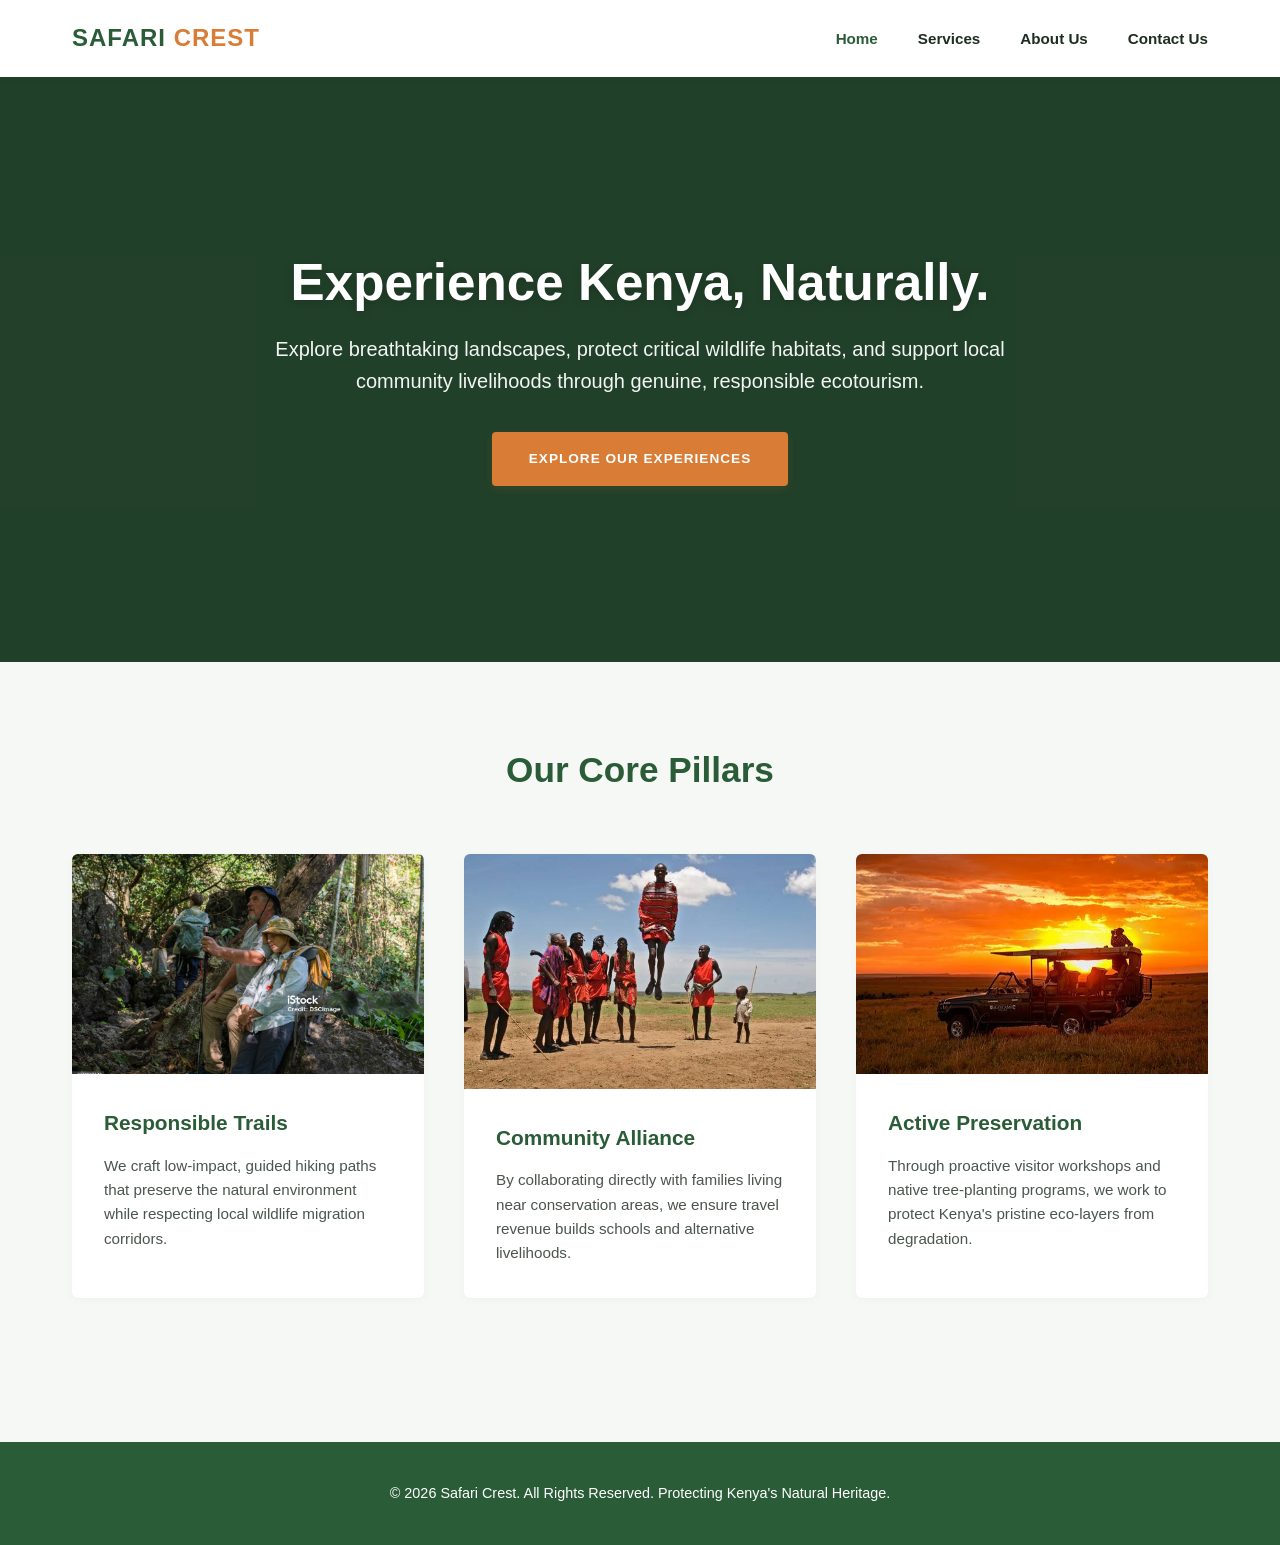
<file: SafariCrest/index.html>
<!DOCTYPE html>
<html lang="en">
<head>
    <meta charset="UTF-8">
    <meta name="viewport" content="width=device-width, initial-scale=1.0">
    <title>Safari Crest - Responsible Ecotourism Kenya</title>
    <link rel="stylesheet" href="css/style.css">
</head>
<body>

    <!-- Premium Navigation -->
    <header>
        <nav class="nav-container">
            <div class="logo">
                <a href="index.html">SAFARI <span>CREST</span></a>
            </div>
            <ul class="nav-links">
                <li><a href="index.html" class="active">Home</a></li>
                <li><a href="services.html">Services</a></li>
                <li><a href="about.html">About Us</a></li>
                <li><a href="contact.html">Contact Us</a></li>
            </ul>
        </nav>
    </header>


   <!-- Upgraded Hero Section with Video Background -->
<section class="hero-section">
    <!-- The HTML5 Video Element -->
    <video autoplay loop muted playsinline class="hero-video">
        <source src="images/hero-bg.mp4" type="video/mp4">
        Your browser does not support the video tag.
    </video>

    <!-- Content Overlay remains unchanged for perfect text contrast -->
    <div class="hero-overlay">
        <div class="hero-text-box">
            <h1>Experience Kenya, Naturally.</h1>
            <p>Explore breathtaking landscapes, protect critical wildlife habitats, and support local community livelihoods through genuine, responsible ecotourism.</p>
            <a href="services.html" class="cta-btn">Explore Our Experiences</a>
        </div>
    </div>
</section>


    <!-- Balanced Content Section -->
    <main class="container">
        <h2 class="section-title">Our Core Pillars</h2>
        
        <div class="feature-grid">
            <!-- Pillar 1 -->
            <article class="feature-card">
                <img src="images/hiking.jpg" alt="Guided hiking trails" class="feature-img">
                <div class="feature-body">
                    <h3>Responsible Trails</h3>
                    <p>We craft low-impact, guided hiking paths that preserve the natural environment while respecting local wildlife migration corridors.</p>
                </div>
            </article>

            <!-- Pillar 2 -->
            <article class="feature-card">
                <img src="images/community.jpeg" alt="Community engagement" class="feature-body-img">
                <div class="feature-body">
                    <h3>Community Alliance</h3>
                    <p>By collaborating directly with families living near conservation areas, we ensure travel revenue builds schools and alternative livelihoods.</p>
                </div>
            </article>

            <!-- Pillar 3 -->
            <article class="feature-card">
                <img src="images/conservation.jpeg" alt="Nature preservation" class="feature-img">
                <div class="feature-body">
                    <h3>Active Preservation</h3>
                    <p>Through proactive visitor workshops and native tree-planting programs, we work to protect Kenya's pristine eco-layers from degradation.</p>
                </div>
            </article>
        </div>
    </main>

    <!-- Structured Footer -->
    <footer>
        <p>&copy; 2026 Safari Crest. All Rights Reserved. Protecting Kenya's Natural Heritage.</p>
    </footer>

</body>
</html>
</file>
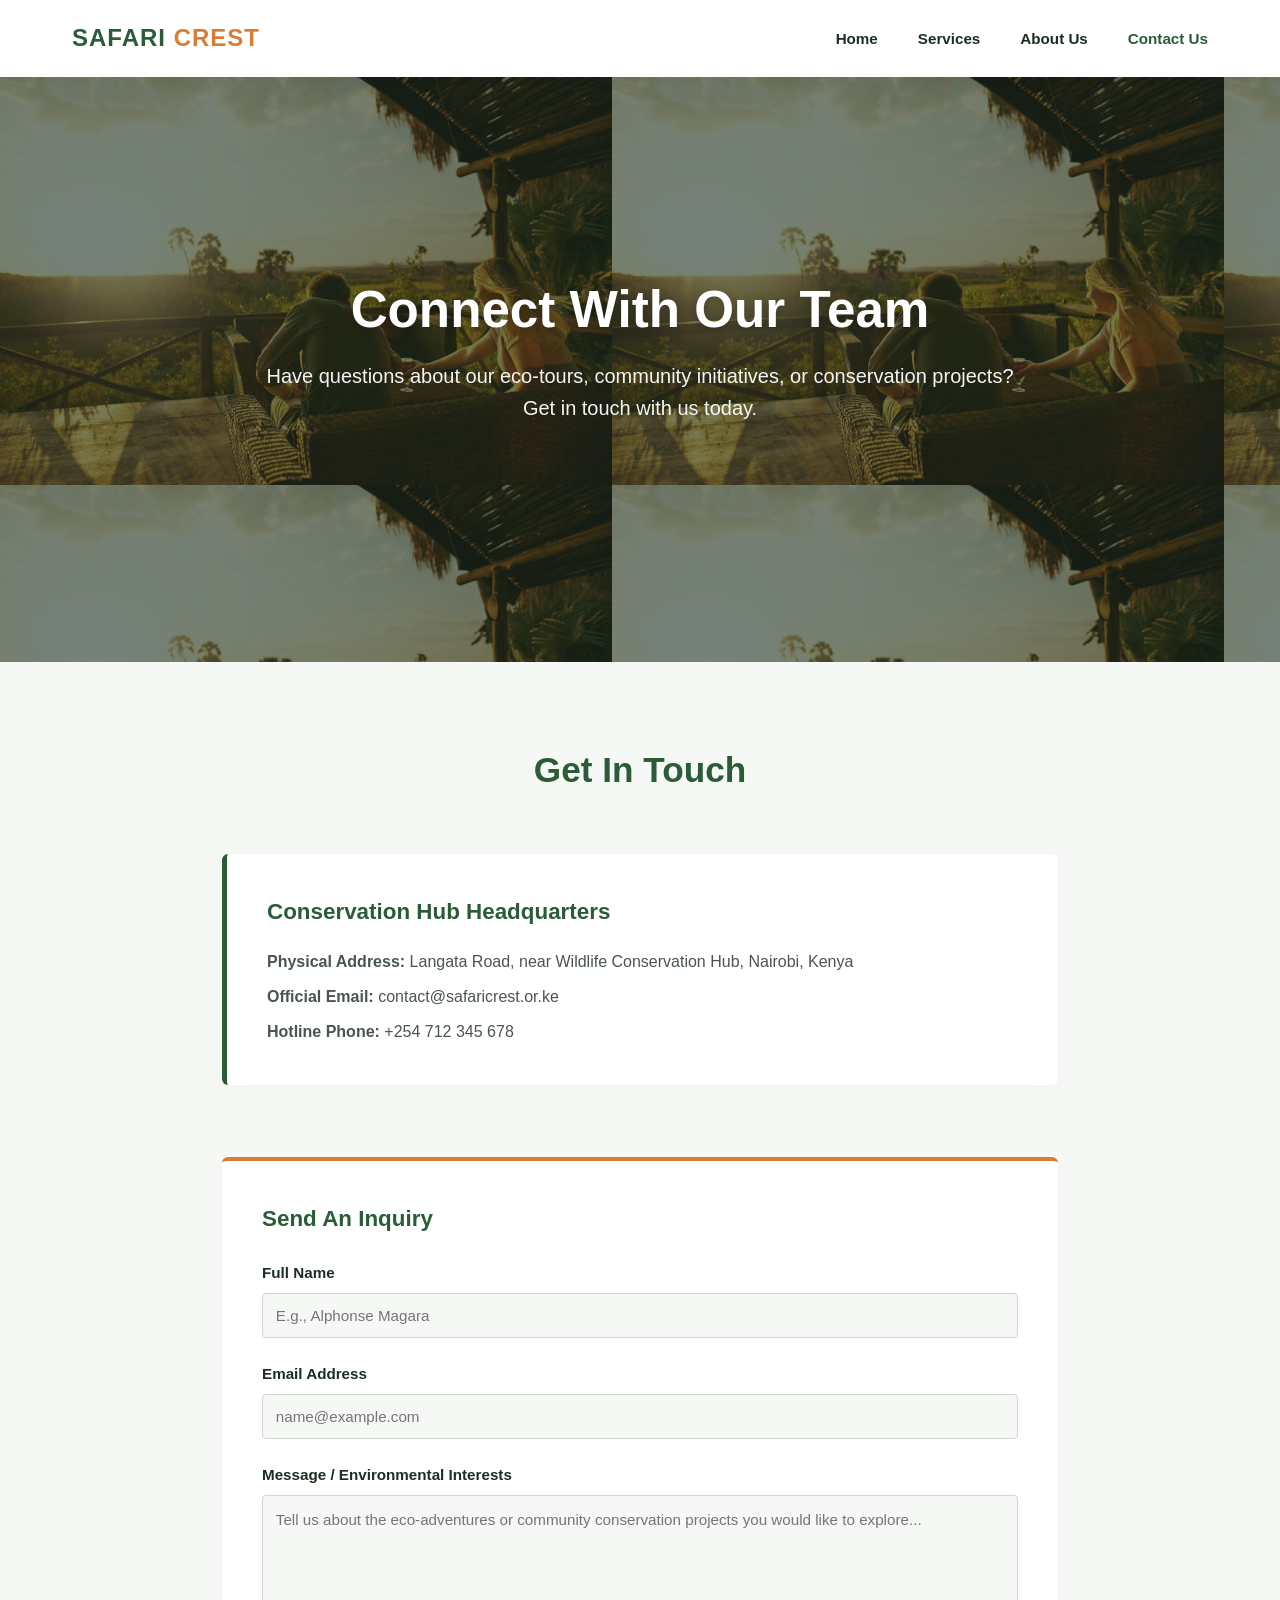
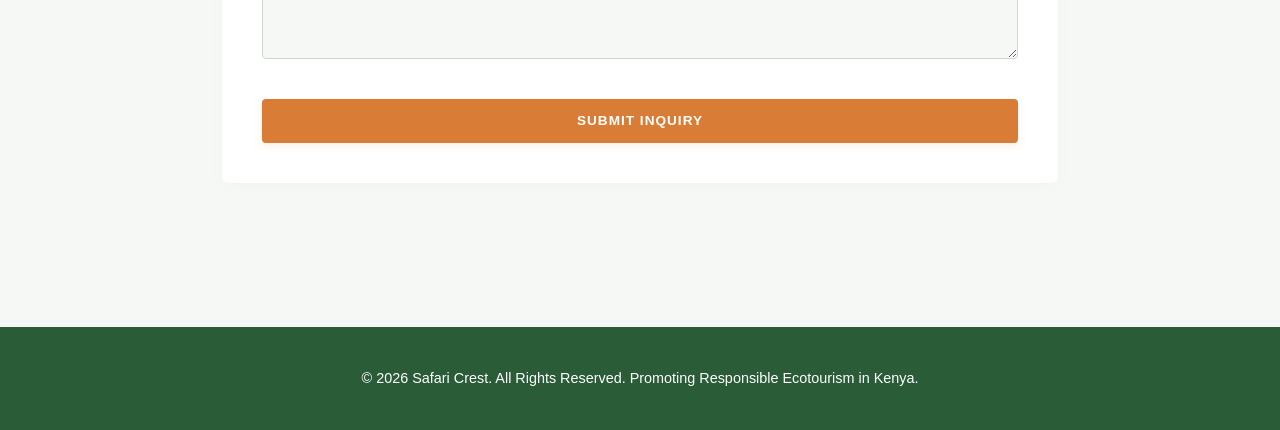
<file: SafariCrest/contact.html>
<!DOCTYPE html>
<html lang="en">
<head>
    <meta charset="UTF-8">
    <meta name="viewport" content="width=device-width, initial-scale=1.0">
    <title>Contact Our Conservation Desk - Safari Crest</title>
    <!-- Relative link resolves perfectly to the shared style.css file -->
    <link rel="stylesheet" href="css/style.css">
</head>
<body>

    <!-- Premium Navigation Bar (Synergy across all project assets) -->
    <header>
        <nav class="nav-container">
            <div class="logo">
                <a href="index.html">SAFARI <span>CREST</span></a>
            </div>
            <ul class="nav-links">
                <li><a href="index.html">Home</a></li>
                <li><a href="services.html">Services</a></li>
                <li><a href="about.html">About Us</a></li>
                <li><a href="contact.html" class="active">Contact Us</a></li>
            </ul>
        </nav>
    </header>

    <!-- Upgraded Contact Hero Layout -->
    <section class="hero-section" style="background-image: url('images/hero-home.jpg');">
        <div class="hero-overlay">
            <div class="hero-text-box">
                <h1>Connect With Our Team</h1>
                <p>Have questions about our eco-tours, community initiatives, or conservation projects? Get in touch with us today.</p>
            </div>
        </div>
    </section>

    <!-- Contact Content Layout Split -->
    <main class="container" style="max-width: 900px;">
        <h2 class="section-title">Get In Touch</h2>
        
        <div class="feature-grid" style="flex-direction: column; gap: 2rem;">
            
            <!-- Information Panel Box -->
            <div class="info-block" style="background-color: var(--white); padding: 2.5rem; border-radius: 6px; box-shadow: 0 4px 20px rgba(0,0,0,0.02); border-left: 5px solid var(--primary-color);">
                <h3 style="color: var(--primary-color); margin-bottom: 1.2rem; font-size: 1.4rem;">Conservation Hub Headquarters</h3>
                <p style="color: #4A554D; font-size: 1rem; margin-bottom: 0.6rem;"><strong>Physical Address:</strong> Langata Road, near Wildlife Conservation Hub, Nairobi, Kenya</p>
                <p style="color: #4A554D; font-size: 1rem; margin-bottom: 0.6rem;"><strong>Official Email:</strong> contact@safaricrest.or.ke</p>
                <p style="color: #4A554D; font-size: 1rem;"><strong>Hotline Phone:</strong> +254 712 345 678</p>
            </div>

            <!-- Informational Inquiry Interface Panel Box -->
            <div style="background-color: var(--white); padding: 2.5rem; border-radius: 6px; box-shadow: 0 4px 20px rgba(0,0,0,0.02); border-top: 4px solid var(--secondary-color);">
                <h3 style="color: var(--primary-color); margin-bottom: 1.5rem; font-size: 1.4rem;">Send An Inquiry</h3>
                
                <!-- Pure HTML Static Form Layout (No active scripts or functionality) -->
                <form action="#" method="get" onsubmit="return false;">
                    
                    <div class="form-group" style="margin-bottom: 1.5rem;">
                        <label for="visitor-name" style="display: block; margin-bottom: 0.5rem; font-weight: 600; font-size: 0.95rem; color: var(--text-main);">Full Name</label>
                        <input type="text" id="visitor-name" placeholder="E.g., Alphonse Magara" required style="width: 100%; padding: 0.8rem; border: 1px solid #D0D7D1; border-radius: 4px; font-family: sans-serif; font-size: 0.95rem; background-color: var(--bg-canvas);">
                    </div>

                    <div class="form-group" style="margin-bottom: 1.5rem;">
                        <label for="visitor-email" style="display: block; margin-bottom: 0.5rem; font-weight: 600; font-size: 0.95rem; color: var(--text-main);">Email Address</label>
                        <input type="email" id="visitor-email" placeholder="name@example.com" required style="width: 100%; padding: 0.8rem; border: 1px solid #D0D7D1; border-radius: 4px; font-family: sans-serif; font-size: 0.95rem; background-color: var(--bg-canvas);">
                    </div>

                    <div class="form-group" style="margin-bottom: 2rem;">
                        <label for="visitor-message" style="display: block; margin-bottom: 0.5rem; font-weight: 600; font-size: 0.95rem; color: var(--text-main);">Message / Environmental Interests</label>
                        <textarea id="visitor-message" rows="6" placeholder="Tell us about the eco-adventures or community conservation projects you would like to explore..." required style="width: 100%; padding: 0.8rem; border: 1px solid #D0D7D1; border-radius: 4px; font-family: sans-serif; font-size: 0.95rem; line-height: 1.5; background-color: var(--bg-canvas); resize: vertical;"></textarea>
                    </div>

                    <button type="submit" class="cta-btn" style="border: none; cursor: pointer; width: 100%; text-align: center;">Submit Inquiry</button>
                </form>
            </div>

        </div>
    </main>

    <!-- Structured Footer -->
    <footer>
        <p>&copy; 2026 Safari Crest. All Rights Reserved. Promoting Responsible Ecotourism in Kenya.</p>
    </footer>

</body>
</html>
</file>
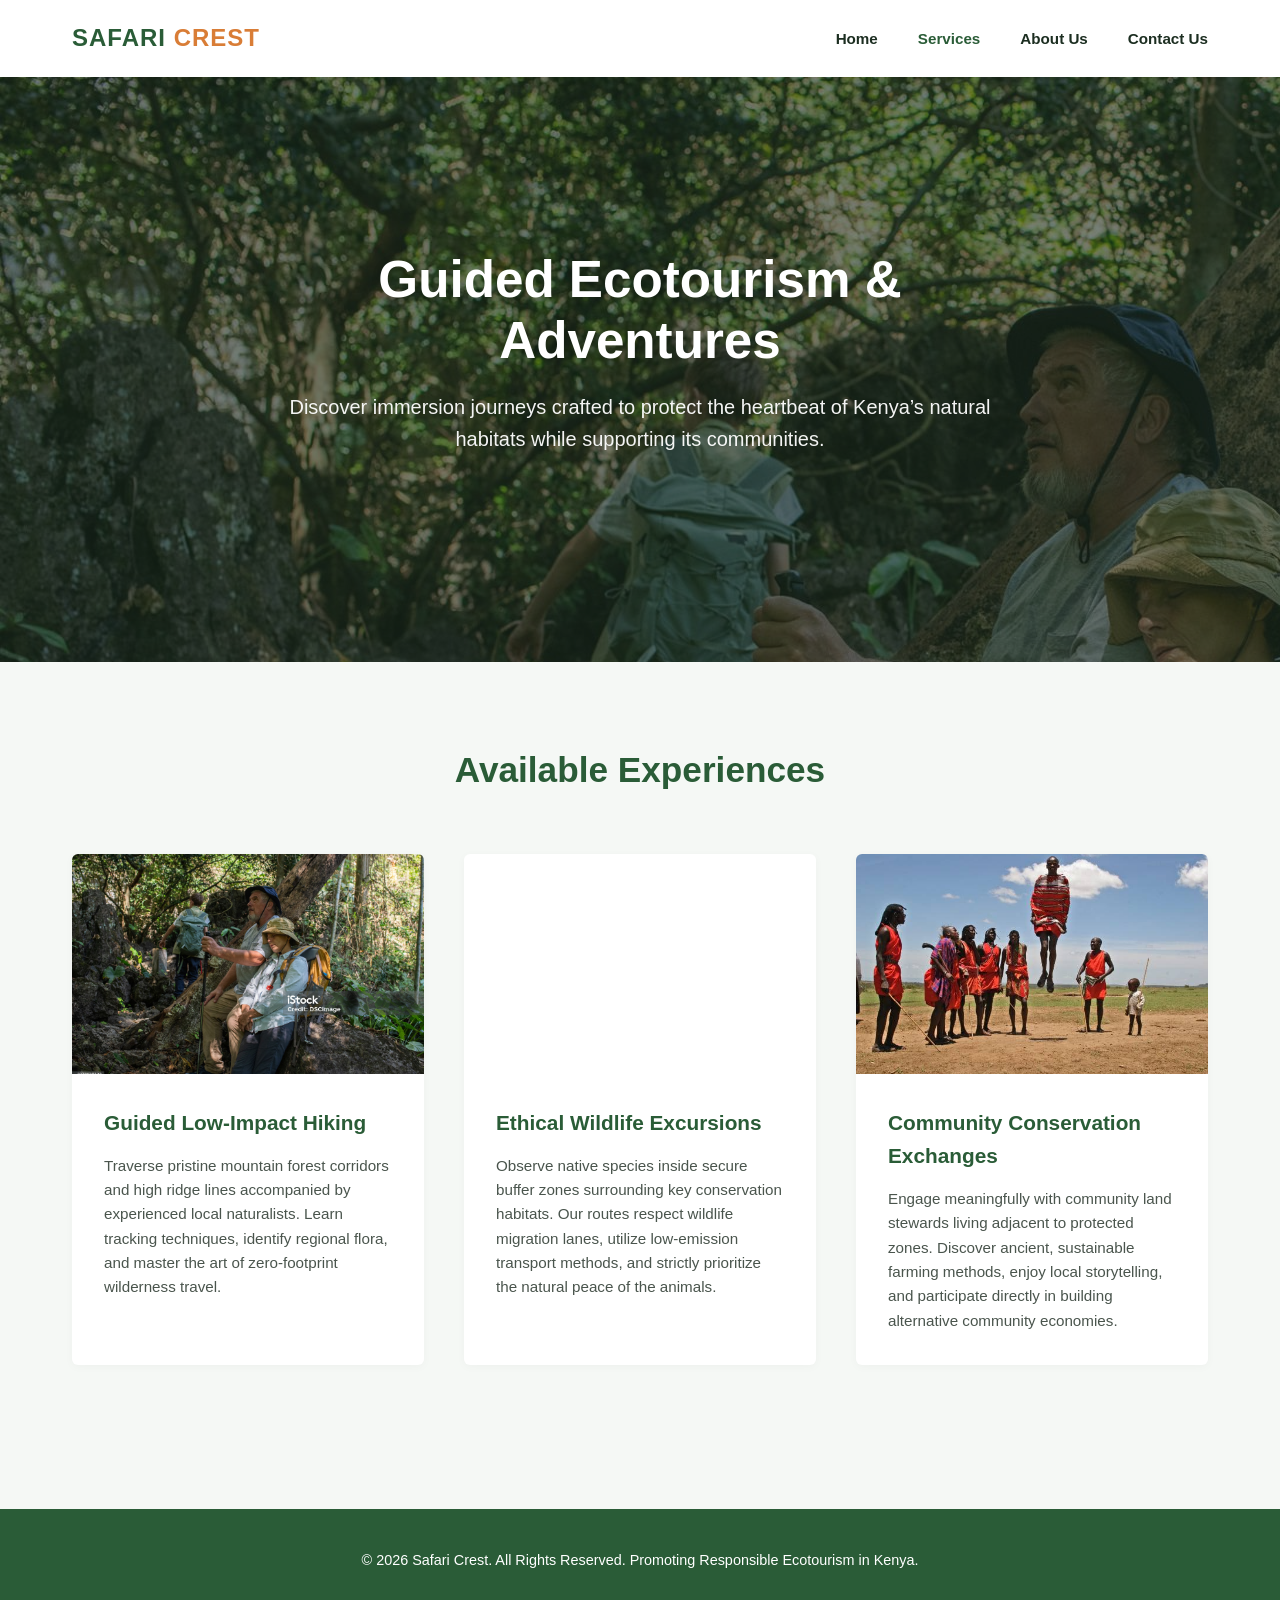
<file: SafariCrest/services.html>
<!DOCTYPE html>
<html lang="en">
<head>
    <meta charset="UTF-8">
    <meta name="viewport" content="width=device-width, initial-scale=1.0">
    <title>Our Experiences & Services - Safari Crest</title>
    <!-- Relative path keeps styling perfectly synchronized across devices -->
    <link rel="stylesheet" href="css/style.css">
</head>
<body>

    <!-- Premium Navigation (Synergy with Index Page) -->
    <header>
        <nav class="nav-container">
            <div class="logo">
                <a href="index.html">SAFARI <span>CREST</span></a>
            </div>
            <ul class="nav-links">
                <li><a href="index.html">Home</a></li>
                <li><a href="services.html" class="active">Services</a></li>
                <li><a href="about.html">About Us</a></li>
                <li><a href="contact.html">Contact Us</a></li>
            </ul>
        </nav>
    </header>

    <!-- Upgraded Services Hero Layout -->
    <section class="hero-section" style="background-image: url('images/hiking.jpg');">
        <div class="hero-overlay">
            <div class="hero-text-box">
                <h1>Guided Ecotourism & Adventures</h1>
                <p>Discover immersion journeys crafted to protect the heartbeat of Kenya’s natural habitats while supporting its communities.</p>
            </div>
        </div>
    </section>

    <!-- Services Grid Layout -->
    <main class="container">
        <h2 class="section-title">Available Experiences</h2>
        
        <div class="feature-grid">
            <!-- Service 1 -->
            <article class="feature-card">
                <img src="images/hiking.jpg" alt="Eco-hiking trail expedition" class="feature-img">
                <div class="feature-body">
                    <h3>Guided Low-Impact Hiking</h3>
                    <p>Traverse pristine mountain forest corridors and high ridge lines accompanied by experienced local naturalists. Learn tracking techniques, identify regional flora, and master the art of zero-footprint wilderness travel.</p>
                </div>
            </article>

            <!-- Service 2 -->
           <article class="feature-card">
    <!-- Inline video card replacement -->
    <video autoplay loop muted playsinline class="feature-img">
        <source src="images/wildlife-bg.mp4" type="video/mp4">
        Your browser does not support the video tag.
    </video>
    <div class="feature-body">
        <h3>Ethical Wildlife Excursions</h3>
        <p>Observe native species inside secure buffer zones surrounding key conservation habitats. Our routes respect wildlife migration lanes, utilize low-emission transport methods, and strictly prioritize the natural peace of the animals.</p>
    </div>
</article>


            <!-- Service 3 -->
            <article class="feature-card">
                <img src="images/community.jpeg" alt="Community interaction and cultural exchange" class="feature-img">
                <div class="feature-body">
                    <h3>Community Conservation Exchanges</h3>
                    <p>Engage meaningfully with community land stewards living adjacent to protected zones. Discover ancient, sustainable farming methods, enjoy local storytelling, and participate directly in building alternative community economies.</p>
                </div>
            </article>
        </div>
    </main>

    <!-- Structured Footer -->
    <footer>
        <p>&copy; 2026 Safari Crest. All Rights Reserved. Promoting Responsible Ecotourism in Kenya.</p>
    </footer>

</body>
</html>
</file>
<file: SafariCrest/css/style.css>
/* ==========================================================================
   Safari Crest - Master Global Stylesheet (style.css)
   ========================================================================== */

/* 1. Global Reset & Theme Variables */
* {
    margin: 0;
    padding: 0;
    box-sizing: border-box;
}

:root {
    --primary-color: #2A5C37;      /* Deep Forest Green (Natural & Trustworthy) */
    --secondary-color: #D97D36;    /* Earthy Terracotta (Adventurous Accent) */
    --bg-canvas: #F5F8F5;          /* Refreshing Soft Off-White Canvas */
    --text-main: #1C2E21;          /* Charcoal Forest (Soft, readable text) */
    --white: #FFFFFF;
    --transition-smooth: all 0.3s cubic-bezier(0.25, 0.8, 0.25, 1);
}

body {
    font-family: 'Segoe UI', Tahoma, Geneva, Verdana, sans-serif;
    background-color: var(--bg-canvas);
    color: var(--text-main);
    line-height: 1.6;
}

/* 2. Header & Sticky Navigation Bar */
header {
    background-color: var(--white);
    box-shadow: 0 2px 15px rgba(0, 0, 0, 0.02);
    position: sticky;
    top: 0;
    z-index: 1000;
}

.nav-container {
    max-width: 1200px;
    margin: 0 auto;
    display: flex;
    justify-content: space-between;
    align-items: center;
    padding: 1.2rem 2rem;
}

.logo a {
    font-size: 1.5rem;
    font-weight: 800;
    color: var(--primary-color);
    text-decoration: none;
    letter-spacing: 1px;
}

.logo a span {
    color: var(--secondary-color);
}

.nav-links {
    display: flex;
    list-style: none;
    gap: 2.5rem;
}

.nav-links a {
    text-decoration: none;
    color: var(--text-main);
    font-weight: 600;
    font-size: 0.95rem;
    transition: var(--transition-smooth);
    padding-bottom: 4px;
}

.nav-links a:hover, 
.nav-links a.active {
    color: var(--primary-color);
}

/* 3. Upgraded Hero Sections with Video Background Capabilities */
.hero-section {
    position: relative; /* Essential to anchor absolute child video layers */
    height: 65vh;
    min-height: 440px;
    overflow: hidden; /* Hides video spilling beyond the boundary box */
    background-color: var(--primary-color); /* Reliable fallback shade */
}

.hero-video {
    position: absolute;
    top: 50%;
    left: 50%;
    min-width: 100%;
    min-height: 100%;
    width: auto;
    height: auto;
    z-index: 1;
    transform: translate(-50%, -50%);
    object-fit: cover; /* Instructs video to fill space elegantly without crushing aspect ratio */
}

.hero-overlay {
    background: rgba(28, 46, 33, 0.6); /* Slightly deepened ambient overlay for legible text contrast over video */
    position: absolute;
    top: 0;
    left: 0;
    width: 100%;
    height: 100%;
    display: flex;
    align-items: center;
    justify-content: center;
    padding: 0 2rem;
    z-index: 2; /* Ensures text overlay maps safely above video */
}

.hero-text-box {
    max-width: 750px;
    text-align: center;
    color: var(--white);
}

.hero-text-box h1 {
    font-size: 3.2rem;
    font-weight: 700;
    margin-bottom: 1.2rem;
    line-height: 1.2;
    text-shadow: 0 2px 8px rgba(0, 0, 0, 0.2);
}

.hero-text-box p {
    font-size: 1.25rem;
    margin-bottom: 2.2rem;
    font-weight: 400;
    opacity: 0.95;
}

/* 4. Action Buttons (Subtle Soft Drop Shadow with Solid Border Framework) */
.cta-btn {
    display: inline-block;
    background-color: var(--secondary-color);
    color: var(--white);
    padding: 0.9rem 2.2rem;
    text-decoration: none;
    border-radius: 4px;
    border: 2px solid var(--secondary-color); /* Clean solid border layout matching preference profiles */
    font-weight: 600;
    text-transform: uppercase;
    font-size: 0.85rem;
    letter-spacing: 1px;
    box-shadow: 0 3px 8px rgba(217, 125, 54, 0.12); /* Very little, realistic depth shadow */
    transition: var(--transition-smooth);
}

.cta-btn:hover {
    background-color: #C26A29;
    border-color: #C26A29;
    transform: translateY(-1px);
    box-shadow: 0 4px 12px rgba(217, 125, 54, 0.2);
}

/* 5. Content Structure & Symmetrical Feature Grids */
.container {
    max-width: 1200px;
    margin: 0 auto;
    padding: 5rem 2rem;
}

.section-title {
    text-align: center;
    font-size: 2.2rem;
    color: var(--primary-color);
    margin-bottom: 3.5rem;
    font-weight: 700;
}

.feature-grid {
    display: flex;
    flex-wrap: wrap;
    gap: 2.5rem;
}

/* Cards with Faint Premium Shadows */
.feature-card {
    background-color: var(--white);
    border-radius: 6px;
    overflow: hidden;
    box-shadow: 0 2px 10px rgba(0, 0, 0, 0.03); /* Minimal, clean shadow base */
    flex: 1 1 calc(33.333% - 2.5rem);
    min-width: 290px;
    display: flex;
    flex-direction: column;
    transition: var(--transition-smooth);
}

.feature-card:hover {
    transform: translateY(-3px);
    box-shadow: 0 6px 15px rgba(42, 92, 55, 0.05); /* Soft, natural depth adjustment on hover */
}

.feature-img {
    width: 100%;
    height: 220px;
    object-fit: cover;
}

.feature-body {
    padding: 2rem;
    display: flex;
    flex-direction: column;
    flex-grow: 1; /* Automatically matches heights across card rows */
}

.feature-body h3 {
    color: var(--primary-color);
    font-size: 1.3rem;
    margin-bottom: 0.9rem;
}

.feature-body p {
    font-size: 0.95rem;
    color: #4A554D;
}

/* 6. Information Layout Blocks (About & Contact Pages) */
.info-block {
    background-color: var(--white);
    padding: 2.5rem;
    border-radius: 6px;
    box-shadow: 0 2px 10px rgba(0, 0, 0, 0.02); /* Faint depth box accent */
    margin-bottom: 2.5rem;
}

/* 7. Footer Layout Panel */
footer {
    background-color: var(--primary-color);
    color: var(--white);
    text-align: center;
    padding: 2.5rem 2rem;
    font-size: 0.9rem;
    margin-top: 4rem;
}

/* ==========================================================================
   8. Fully Responsive Viewport Media Queries
   ========================================================================== */
@media (max-width: 900px) {
    .hero-text-box h1 {
        font-size: 2.5rem;
    }
    .hero-text-box p {
        font-size: 1.1rem;
    }
}

@media (max-width: 768px) {
    .nav-container {
        flex-direction: column;
        gap: 1rem;
        padding: 1rem;
    }
    
    .nav-links {
        gap: 1.5rem;
    }

    .feature-grid {
        flex-direction: column;
    }

    .feature-card {
        width: 100%;
    }
}
</file>
